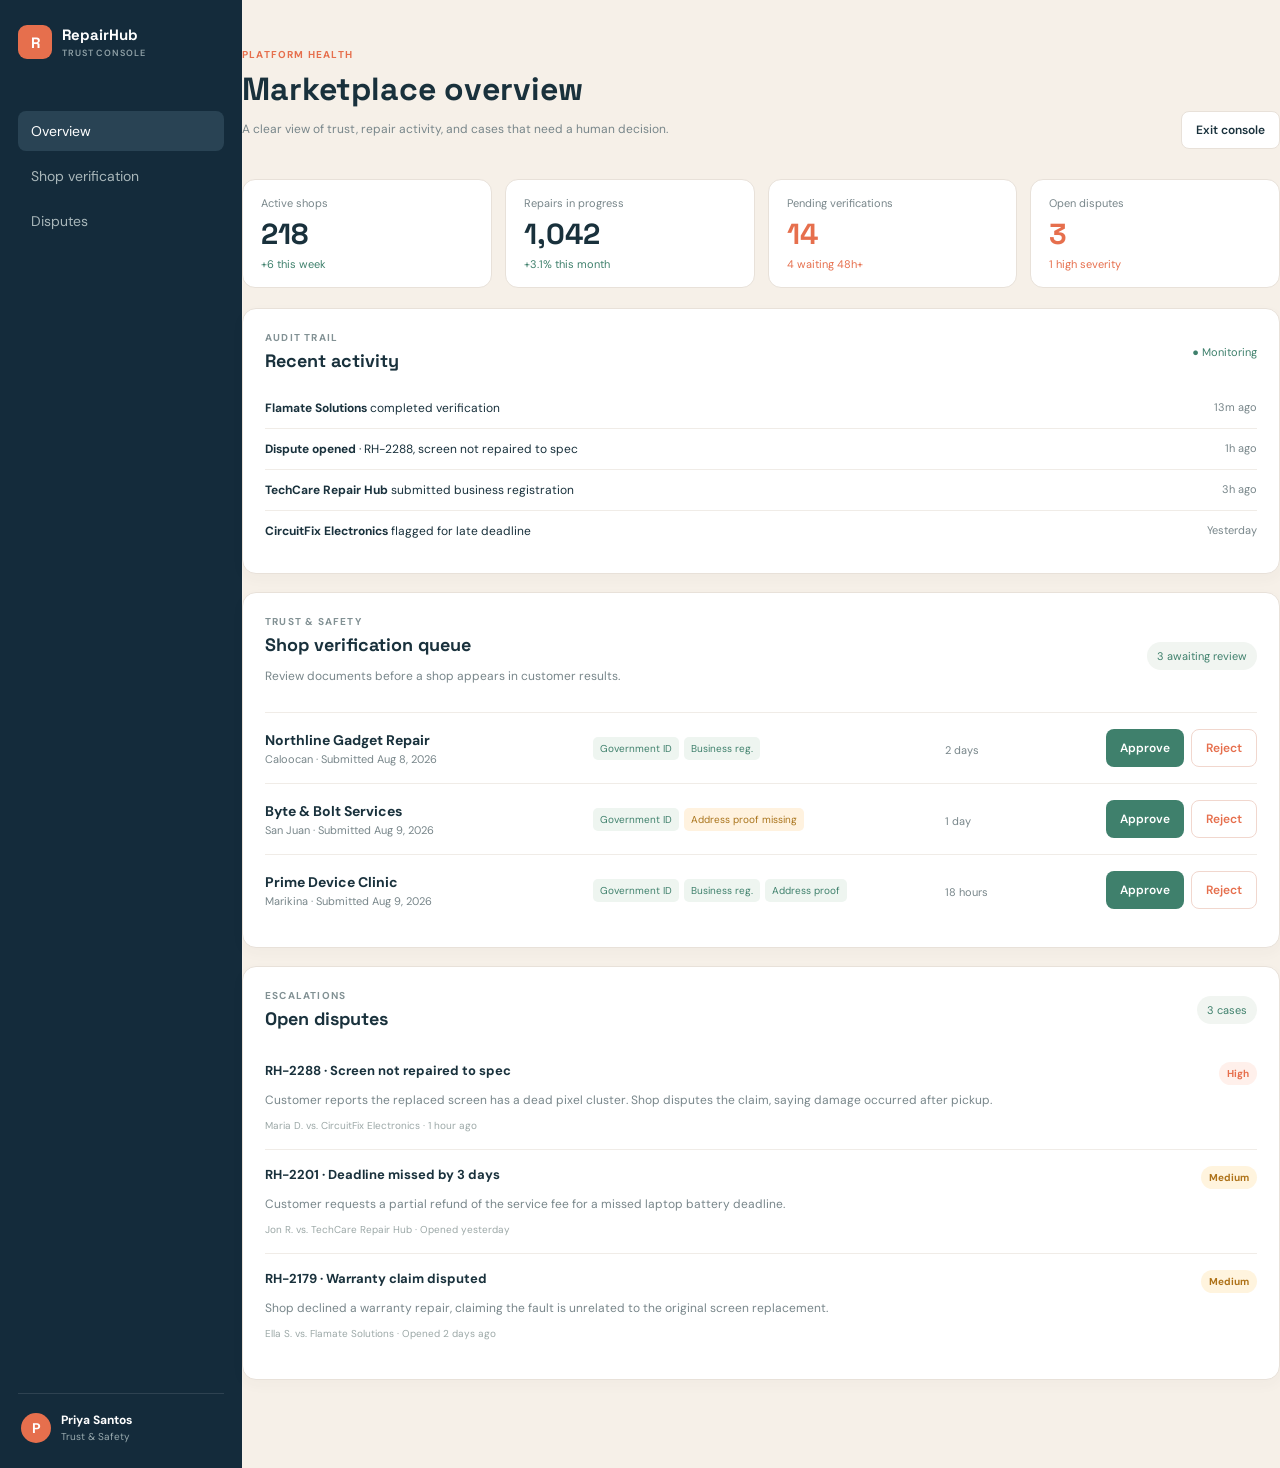
<file: project/admin/admin.html>
<!doctype html>
<html lang="en"><head><meta charset="utf-8"><meta name="viewport" content="width=device-width, initial-scale=1"><title>Trust console | RepairHub</title><link rel="stylesheet" href="styles.css"><link href="https://fonts.googleapis.com/css2?family=DM+Sans:wght@400;500;600;700&family=Space+Grotesk:wght@500;600;700&display=swap" rel="stylesheet"></head><body><div class="app-shell"><aside><a class="brand-lockup" href="../index/index.html"><b class="brand">R</b><span>RepairHub<small>TRUST CONSOLE</small></span></a><nav><a class="active" href="#overview">Overview</a><a href="#verification">Shop verification</a><a href="#disputes">Disputes</a></nav><div class="admin-user"><span class="avatar">P</span><div><b>Priya Santos</b><small>Trust & Safety</small></div></div></aside><main class="container"><section id="overview" class="top"><div><p class="eyebrow">PLATFORM HEALTH</p><h1>Marketplace overview</h1><p class="muted">A clear view of trust, repair activity, and cases that need a human decision.</p></div><a class="button outline" href="../index/index.html">Exit console</a></section><section class="stats"><article><span>Active shops</span><strong>218</strong><em>+6 this week</em></article><article><span>Repairs in progress</span><strong>1,042</strong><em>+3.1% this month</em></article><article class="warn"><span>Pending verifications</span><strong id="pendingCount">14</strong><em>4 waiting 48h+</em></article><article class="warn"><span>Open disputes</span><strong>3</strong><em>1 high severity</em></article></section><section class="panel activity"><div class="panel-heading"><div><p class="kicker">AUDIT TRAIL</p><h2>Recent activity</h2></div><span class="live">● Monitoring</span></div><div class="activity-list"><p><b>Flamate Solutions</b> completed verification <small>13m ago</small></p><p><b>Dispute opened</b> · RH-2288, screen not repaired to spec <small>1h ago</small></p><p><b>TechCare Repair Hub</b> submitted business registration <small>3h ago</small></p><p><b>CircuitFix Electronics</b> flagged for late deadline <small>Yesterday</small></p></div></section><section id="verification" class="panel"><div class="panel-heading"><div><p class="kicker">TRUST & SAFETY</p><h2>Shop verification queue</h2><p class="muted">Review documents before a shop appears in customer results.</p></div><span class="queue-count">3 awaiting review</span></div><div id="verificationList"></div></section><section id="disputes" class="panel"><div class="panel-heading"><div><p class="kicker">ESCALATIONS</p><h2>Open disputes</h2></div><span class="queue-count">3 cases</span></div><div id="disputeList"></div></section></main></div><script src="app.js"></script></body></html>
</file>
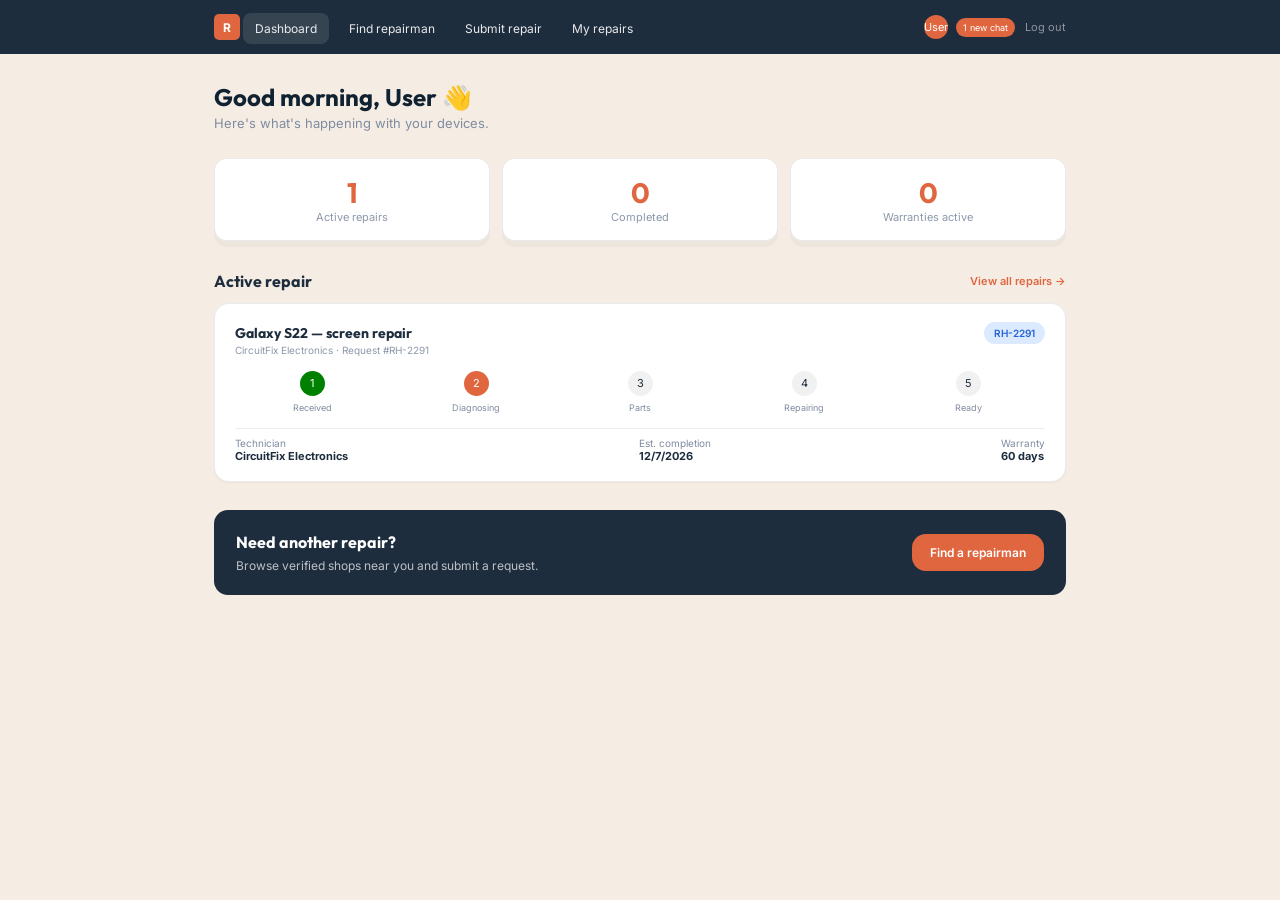
<file: project/dashboard/dashboard.html>
<!doctype html>
<html lang="en">
<head>
  <meta charset="utf-8">
  <meta name="viewport" content="width=device-width, initial-scale=1">
  <title>Dashboard — RepairHub</title>
  <link rel="stylesheet" href="styles.css">
  <link href="https://fonts.googleapis.com/css2?family=Inter:wght@400;500;600&family=Outfit:wght@400;500;600;700&display=swap" rel="stylesheet">
</head>
<body>
  <header class="site-header">
    <div class="container nav">
      <div class="brand">R</div>
      <div class="nav-links">
        <a class="active" href="../dashboard/dashboard.html">Dashboard</a>
        <a href="../find/find.html">Find repairman</a>
        <a href="../submit/submit.html">Submit repair</a>
        <a href="../myrepairs/myrepairs.html">My repairs</a>
      </div>
      <div class="spacer"></div>
      <div class="profile" id="profileName">User</div><a class="notification" id="chatNotification" href="../myrepairs/myrepairs.html" hidden>0 new chat</a>
      <a href="#" id="logoutLink" class="logout">Log out</a>
    </div>
  </header>

  <main>
    <section class="dashboard">
      <div class="container">
        <h1 id="greeting">Good morning, User 👋</h1>
        <p class="sub">Here's what's happening with your devices.</p>

        <div class="stats">
          <div class="stat-card"><div class="big" id="activeCount">0</div><div class="muted">Active repairs</div></div>
          <div class="stat-card"><div class="big" id="completedCount">0</div><div class="muted">Completed</div></div>
          <div class="stat-card"><div class="big" id="warrantiesCount">0</div><div class="muted">Warranties active</div></div>
        </div>

        <div class="section-head">
          <h2>Active repair</h2>
          <a class="view-all" href="../myrepairs/myrepairs.html">View all repairs →</a>
        </div>
        <div id="activeRepair"></div>

        <div class="cta-banner">
          <div class="cta-text">
            <h3>Need another repair?</h3>
            <p class="muted">Browse verified shops near you and submit a request.</p>
          </div>
          <div class="cta-action">
            <a class="btn primary large" href="../find/find.html">Find a repairman</a>
          </div>
        </div>
      </div>
    </section>
  </main>

  <script src="app.js"></script>
</body>
</html>
</file>
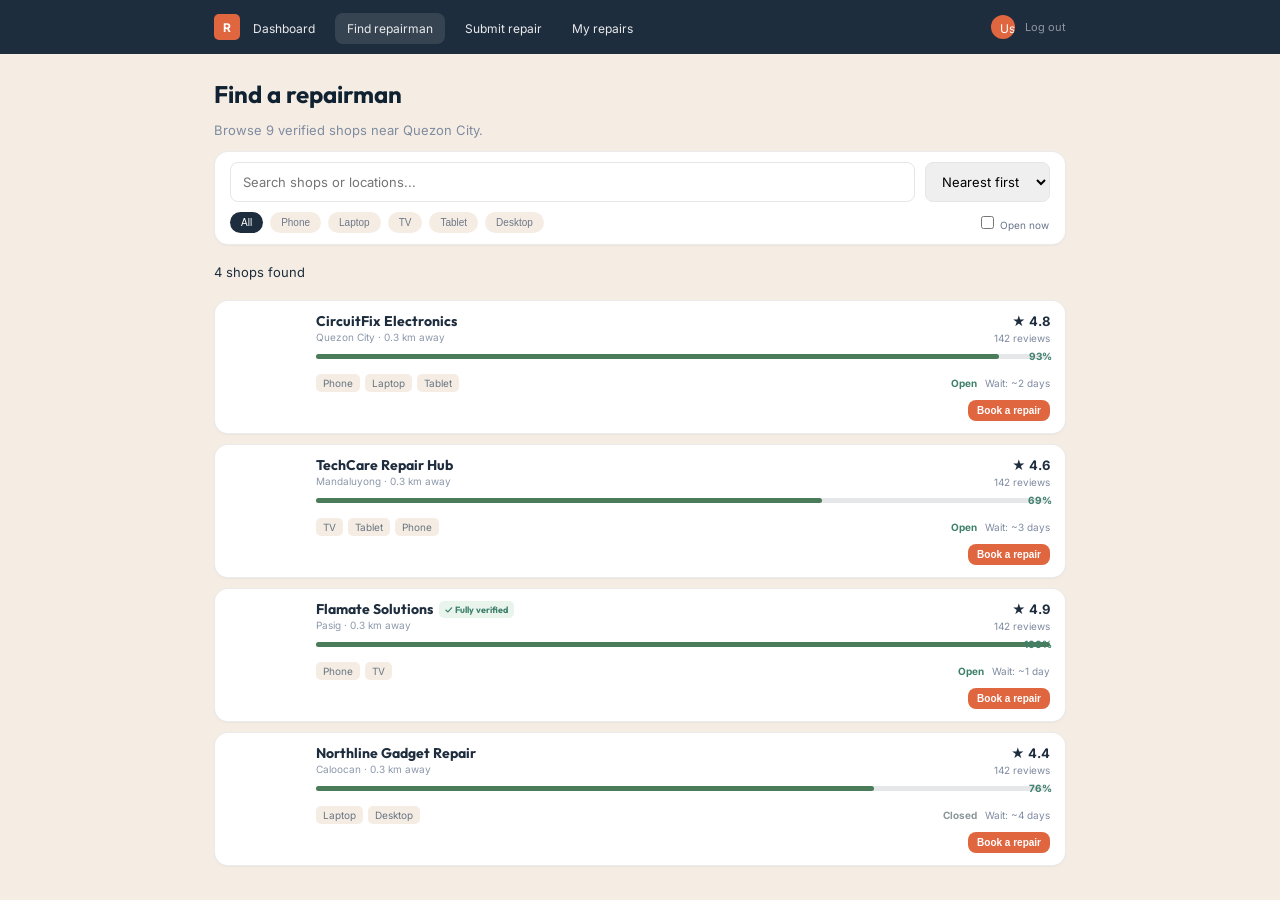
<file: project/find/find.html>
<!doctype html>
<html lang="en">
<head>
  <meta charset="utf-8">
  <meta name="viewport" content="width=device-width, initial-scale=1">
  <title>Find a repairman — RepairHub</title>
  <link rel="stylesheet" href="styles.css">
  <link href="https://fonts.googleapis.com/css2?family=Inter:wght@400;500;600&family=Outfit:wght@400;500;600;700&display=swap" rel="stylesheet">
</head>
<body>
  <header class="site-header">
    <div class="container nav">
      <div class="brand">R</div>
      <div class="nav-links">
        <a href="../dashboard/dashboard.html">Dashboard</a>
        <a class="active" href="../find/find.html">Find repairman</a>
        <a href="../submit/submit.html">Submit repair</a>
        <a href="../myrepairs/myrepairs.html">My repairs</a>
      </div>
      <div class="spacer"></div>
      <div class="profile" id="profileName">User</div>
      <a href="#" id="logoutLink" class="logout">Log out</a>
    </div>
  </header>

  <main>
    <section class="find">
      <div class="container">
        <h1>Find a repairman</h1>
          <p class="sub">Browse 9 verified shops near Quezon City.</p>

        <div class="search-card">
          <input id="search" placeholder="Search shops or locations...">
          <select id="sort">
            <option value="distance">Nearest first</option>
            <option value="rating">Highest rated</option>
            <option value="verified">Most verified</option>
          </select>
          <div class="category-row" id="categories"></div>
          <label class="open-filter"><input id="openOnly" type="checkbox"> Open now</label>
        </div>

        <div id="shops" class="shops-list"></div>
      </div>
    </section>
  </main>

  <script src="app.js"></script>
</body>
</html>
</file>
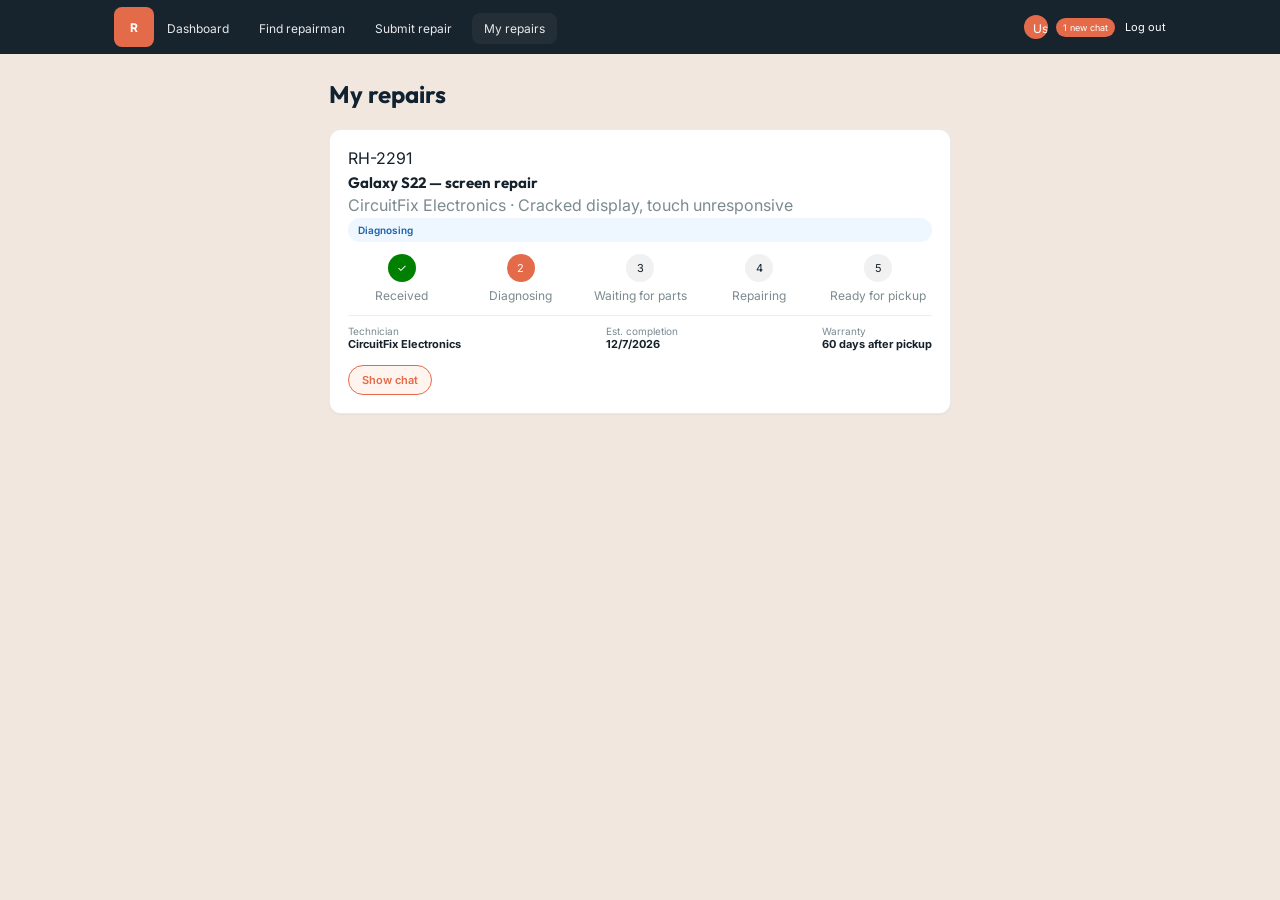
<file: project/myrepairs/myrepairs.html>
<!doctype html>
<html lang="en">
<head>
  <meta charset="utf-8">
  <meta name="viewport" content="width=device-width, initial-scale=1">
  <title>My repairs — RepairHub</title>
  <link rel="stylesheet" href="styles.css">
  <link href="https://fonts.googleapis.com/css2?family=Inter:wght@400;500;600&family=Outfit:wght@400;500;600;700&display=swap" rel="stylesheet">
</head>
<body>
  <header class="site-header">
    <div class="container nav">
      <div class="brand">R</div>
      <div class="nav-links">
        <a href="../dashboard/dashboard.html">Dashboard</a>
        <a href="../find/find.html">Find repairman</a>
        <a href="../submit/submit.html">Submit repair</a>
        <a class="active" href="../myrepairs/myrepairs.html">My repairs</a>
      </div>
      <div class="spacer"></div>
      <div class="profile" id="profileName">User</div><span class="notification" id="chatNotification" hidden>0 new chat</span>
      <a href="#" id="logoutLink" class="logout">Log out</a>
    </div>
  </header>

  <main>
    <section class="my-repairs">
      <div class="container">
        <h1>My repairs</h1>
        <div id="repairsList"></div>
      </div>
    </section>
  </main>

  <script src="app.js"></script>
</body>
</html>
</file>
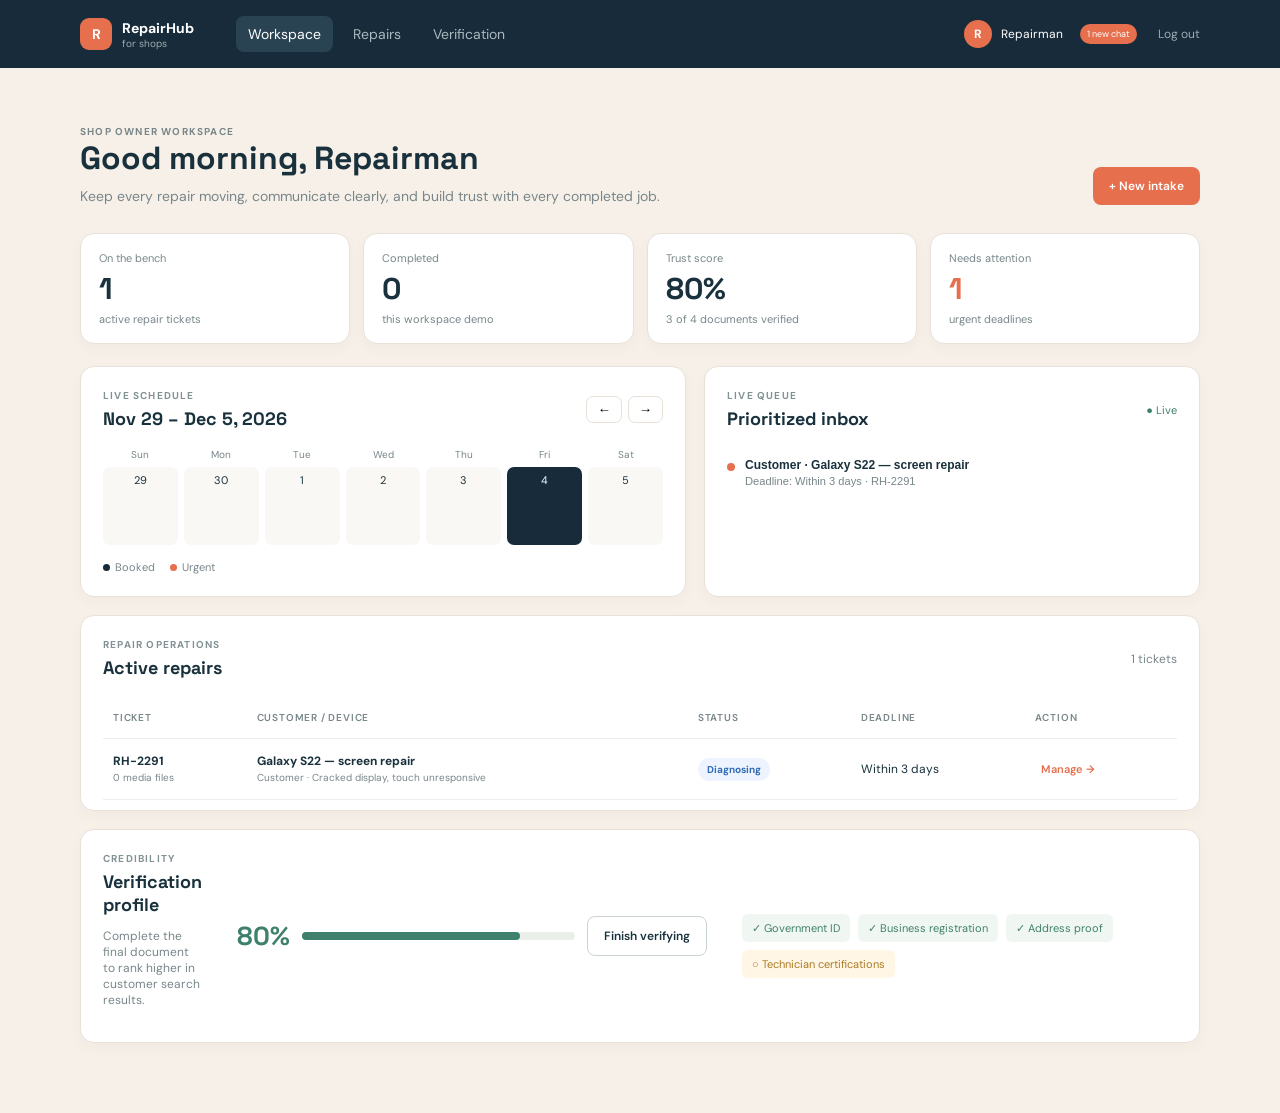
<file: project/shop/shop.html>
<!doctype html>
<html lang="en">
<head><meta charset="utf-8"><meta name="viewport" content="width=device-width, initial-scale=1"><title>Shop workspace | RepairHub</title><link rel="stylesheet" href="styles.css"><link rel="stylesheet" href="verification.css"><link rel="stylesheet" href="review.css"><link rel="stylesheet" href="negotiation.css"><link rel="stylesheet" href="chat-toggle.css"><link href="https://fonts.googleapis.com/css2?family=DM+Sans:wght@400;500;600;700&family=Space+Grotesk:wght@500;600;700&display=swap" rel="stylesheet"></head>
<body>
<header class="site-header"><div class="container nav"><a class="brand-lockup" href="../index/index.html"><b class="brand">R</b><span>RepairHub <small>for shops</small></span></a><nav><a class="active" href="shop.html">Workspace</a><a href="shop.html#repairs">Repairs</a><a href="shop.html#profile">Verification</a></nav><div class="user"><span class="avatar" id="shopAvatar">R</span><span id="shopProfileName">Repairman</span><span class="notification" id="chatNotification" hidden>0 new chat</span><a id="logout" href="../index/index.html">Log out</a></div></div></header>
<main class="container page"><section class="welcome"><div><p class="eyebrow">SHOP OWNER WORKSPACE</p><h1 id="shopGreeting">Good morning, Repairman</h1><p>Keep every repair moving, communicate clearly, and build trust with every completed job.</p></div><a class="button primary" href="../submit/submit.html">+ New intake</a></section>
<section class="stats"><article><span>On the bench</span><strong id="activeCount">0</strong><em>active repair tickets</em></article><article><span>Completed</span><strong id="completedCount">0</strong><em>this workspace demo</em></article><article><span>Trust score</span><strong>80%</strong><em>3 of 4 documents verified</em></article><article class="urgent-stat"><span>Needs attention</span><strong id="urgentCount">0</strong><em>urgent deadlines</em></article></section>
<section class="workspace-grid"><article class="panel calendar-panel"><div class="panel-heading"><div><p class="kicker">LIVE SCHEDULE</p><h2 id="calendarTitle">This week</h2></div><div class="calendar-actions"><button class="icon-button" id="previousMonth" aria-label="Previous week">←</button><button class="icon-button" id="nextMonth" aria-label="Next week">→</button></div></div><div class="calendar" id="calendar"></div><div class="legend"><span><i class="dot dark"></i>Booked</span><span><i class="dot orange"></i>Urgent</span></div></article><article class="panel inbox-panel"><div class="panel-heading"><div><p class="kicker">LIVE QUEUE</p><h2>Prioritized inbox</h2></div><span class="live">● Live</span></div><div id="inbox"></div></article></section>
<section class="panel repairs-panel" id="repairs"><div class="panel-heading"><div><p class="kicker">REPAIR OPERATIONS</p><h2>Active repairs</h2></div><span class="muted" id="ticketCount"></span></div><div class="table-wrap"><table><thead><tr><th>Ticket</th><th>Customer / device</th><th>Status</th><th>Deadline</th><th>Action</th></tr></thead><tbody id="repairRows"></tbody></table></div><div id="detail" class="detail hidden"></div></section>
<section class="panel verification-panel" id="profile"><div><p class="kicker">CREDIBILITY</p><h2>Verification profile</h2><p class="muted">Complete the final document to rank higher in customer search results.</p></div><div class="trust-line"><strong id="trustScore">80%</strong><div class="meter"><i id="trustMeter"></i></div><button class="button outline" id="verifyButton" type="button">Finish verifying</button></div><div class="docs" id="verificationDocs"><span>✓ Government ID</span><span>✓ Business registration</span><span>✓ Address proof</span><span class="pending">○ Technician certifications</span></div><form class="verification-form" id="verificationForm" hidden><div class="verification-form-head"><div><h3>Submit a valid government ID</h3><p>Upload one clear, unexpired ID belonging to the shop owner.</p></div><button class="close-button" id="closeVerification" type="button" aria-label="Close verification form">×</button></div><label for="idType">ID type</label><select id="idType" required><option value="">Select an accepted ID</option><option>PhilSys National ID</option><option>Driver's License</option><option>Passport</option><option>UMID</option><option>PRC ID</option></select><label class="file-picker" for="idFile"><strong id="fileName">Choose ID document</strong><span>JPG, PNG, WEBP, or PDF · maximum 10 MB</span></label><input id="idFile" type="file" accept="image/jpeg,image/png,image/webp,application/pdf" required hidden><p class="upload-error" id="uploadError" role="alert"></p><button class="button primary" type="submit">Submit for review</button><p class="form-note">For this demo, only the file name is retained. Document contents are not stored.</p></form></section>
</main><script src="app.js"></script><script src="negotiation.js"></script><script src="verification.js"></script></body></html>
</file>
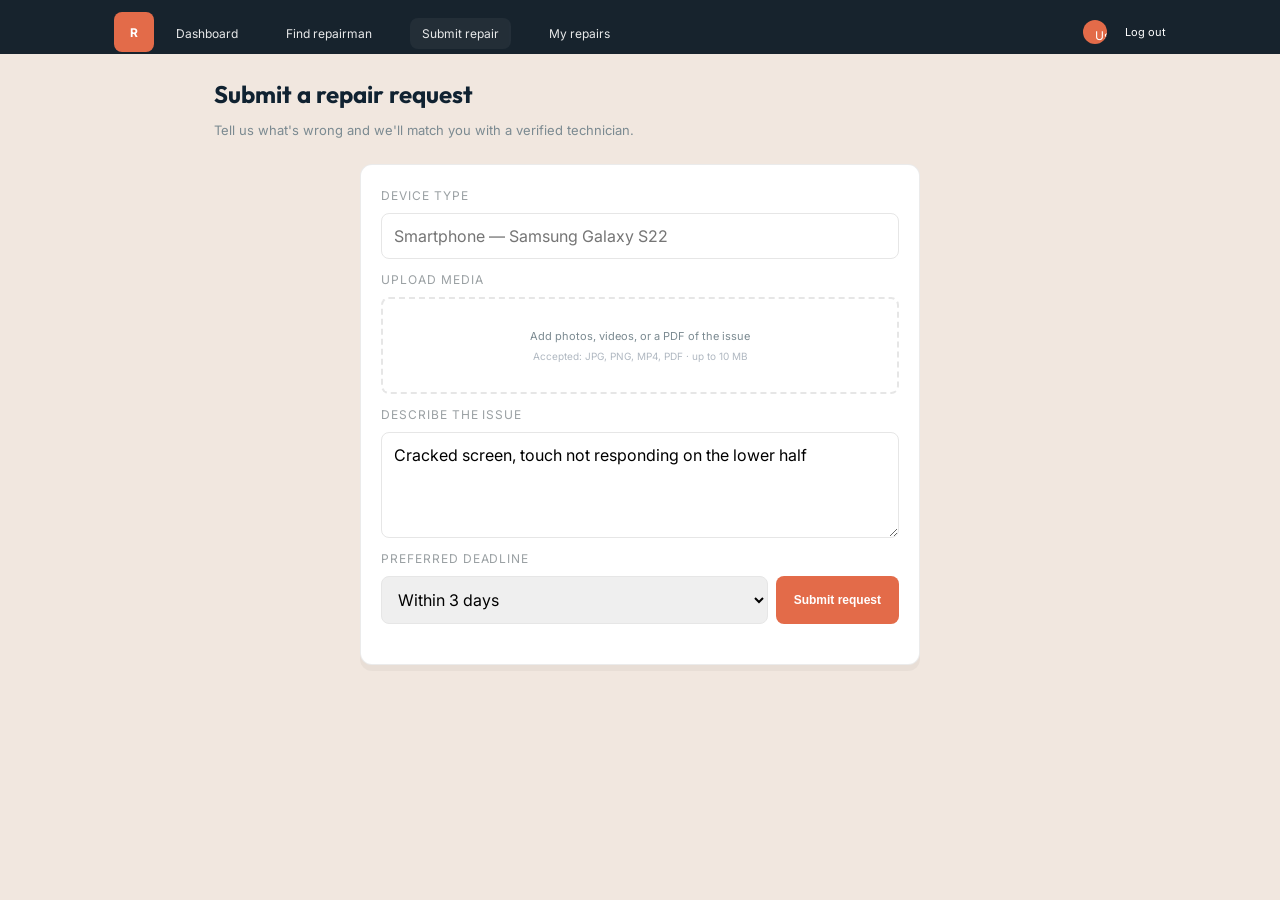
<file: project/submit/submit.html>
<!doctype html>
<html lang="en">
<head>
  <meta charset="utf-8">
  <meta name="viewport" content="width=device-width, initial-scale=1">
  <title>Submit a repair — RepairHub</title>
  <link rel="stylesheet" href="styles.css">
  <link href="https://fonts.googleapis.com/css2?family=Inter:wght@400;500;600&family=Outfit:wght@400;500;600;700&display=swap" rel="stylesheet">
</head>
<body>
  <header class="site-header">
    <div class="container nav">
      <div class="brand">R</div>
      <div class="nav-links">
        <a href="../dashboard/dashboard.html">Dashboard</a>
        <a href="../find/find.html">Find repairman</a>
        <a class="active" href="../submit/submit.html">Submit repair</a>
        <a href="../myrepairs/myrepairs.html">My repairs</a>
      </div>
      <div class="spacer"></div>
      <div class="profile" id="profileName">User</div>
      <a href="#" id="logoutLink" class="logout">Log out</a>
    </div>
  </header>

  <main>
    <section class="submit">
      <div class="container">
        <h1>Submit a repair request</h1>
        <p class="sub">Tell us what's wrong and we'll match you with a verified technician.</p>

        <form id="submitForm" class="submit-card">
          <label class="label" for="device">DEVICE TYPE</label>
          <input id="device" placeholder="Smartphone — Samsung Galaxy S22" required>

          <label class="label" for="media">UPLOAD MEDIA</label>
          <label class="upload" id="upload" for="media">Add photos, videos, or a PDF of the issue<span>Accepted: JPG, PNG, MP4, PDF · up to 10 MB</span></label>
          <input id="media" type="file" accept="image/*,video/*,.pdf" multiple hidden>

          <label class="label" for="description">DESCRIBE THE ISSUE</label>
          <textarea id="description" rows="4" placeholder="Describe the problem..." required>Cracked screen, touch not responding on the lower half</textarea>

          <label class="label">PREFERRED DEADLINE</label>
          <div class="deadline-row">
            <select id="deadline"><option>Within 3 days</option><option>Within a week</option><option>Flexible</option></select>
            <button type="submit" id="submitBtn" class="btn primary">Submit request</button>
          </div>
          <div id="submitResult" class="result"></div>
        </form>
      </div>
    </section>
  </main>

  <script src="app.js"></script>
</body>
</html>
</file>
<file: project/admin/styles.css>
:root {
  --navy: #142b3b;
  --ink: #19313c;
  --orange: #e66f4d;
  --cream: #f6f0e8;
  --sage: #3f806c;
  --muted: #78868a;
  --line: #e8e1d9;
}
* {
  box-sizing: border-box;
}
body {
  margin: 0;
  background: var(--cream);
  color: var(--ink);
  font:
    14px "DM Sans",
    sans-serif;
}
h1,
h2 {
  font-family: "Space Grotesk", sans-serif;
  margin: 0;
}
a {
  text-decoration: none;
  color: inherit;
}
.app-shell {
  display: flex;
  min-height: 100vh;
}
aside {
  width: 242px;
  flex: 0 0 242px;
  background: var(--navy);
  color: #fff;
  padding: 25px 18px;
  display: flex;
  flex-direction: column;
}
.brand-lockup {
  display: flex;
  align-items: center;
  gap: 10px;
  font: 700 15px "Space Grotesk";
}
.brand {
  width: 34px;
  height: 34px;
  border-radius: 9px;
  background: var(--orange);
  display: grid;
  place-items: center;
}
.brand-lockup small {
  display: block;
  color: #8fa0a6;
  font: 600 9px "DM Sans";
  letter-spacing: 0.1em;
  margin-top: 3px;
}
aside nav {
  margin-top: 52px;
  display: grid;
  gap: 5px;
}
aside nav a {
  padding: 11px 13px;
  color: #a9b7ba;
  border-radius: 8px;
}
aside nav a:hover,
aside nav a.active {
  background: #294354;
  color: #fff;
}
.admin-user {
  margin-top: auto;
  border-top: 1px solid #ffffff1c;
  padding: 18px 3px 0;
  display: flex;
  gap: 10px;
  align-items: center;
}
.avatar {
  width: 30px;
  height: 30px;
  background: var(--orange);
  border-radius: 50%;
  display: grid;
  place-items: center;
  font-weight: 700;
}
.admin-user b,
.admin-user small {
  display: block;
}
.admin-user b {
  font-size: 12px;
}
.admin-user small {
  color: #9aabaf;
  font-size: 10px;
  margin-top: 2px;
}
.container {
  width: min(1000px, calc(100% - 70px));
  margin: auto;
}
.app-shell main {
  flex: 1;
  padding: 48px 0 70px;
}
.top {
  display: flex;
  align-items: end;
  justify-content: space-between;
  margin-bottom: 30px;
}
.eyebrow,
.kicker {
  font-size: 10px;
  letter-spacing: 0.12em;
  font-weight: 700;
  color: var(--orange);
  margin: 0 0 8px;
}
.top h1 {
  font-size: 32px;
}
.muted {
  color: var(--muted);
  font-size: 12px;
}
.button {
  border: 0;
  border-radius: 8px;
  padding: 10px 14px;
  font: 600 12px "DM Sans";
  cursor: pointer;
}
.outline {
  background: #fff;
  border: 1px solid var(--line);
}
.stats {
  display: grid;
  grid-template-columns: repeat(4, 1fr);
  gap: 13px;
  margin-bottom: 20px;
}
.stats article {
  background: #fff;
  border: 1px solid var(--line);
  border-radius: 13px;
  padding: 16px 18px;
}
.stats span,
.stats em {
  display: block;
  font-size: 11px;
  color: var(--muted);
  font-style: normal;
}
.stats strong {
  display: block;
  font: 700 29px "Space Grotesk";
  margin: 5px 0;
}
.stats em {
  color: var(--sage);
}
.stats .warn strong,
.stats .warn em {
  color: var(--orange);
}
.panel {
  background: #fff;
  border: 1px solid var(--line);
  border-radius: 14px;
  padding: 22px;
  margin-bottom: 18px;
  box-shadow: 0 5px 14px #39433d08;
}
.panel-heading {
  display: flex;
  align-items: center;
  justify-content: space-between;
  margin-bottom: 16px;
}
.panel h2 {
  font-size: 18px;
}
.panel .kicker {
  color: #829194;
  margin-bottom: 5px;
}
.live {
  color: var(--sage);
  font-size: 11px;
}
.queue-count {
  background: #f1f5f1;
  color: var(--sage);
  border-radius: 20px;
  padding: 7px 10px;
  font-size: 11px;
}
.activity-list p {
  border-bottom: 1px solid #f0ece7;
  margin: 0;
  padding: 12px 0;
  font-size: 12px;
}
.activity-list p:last-child {
  border: 0;
}
.activity-list small {
  float: right;
  color: var(--muted);
  font-size: 11px;
}
.verify-row {
  display: grid;
  grid-template-columns: 1.3fr 1.4fr 0.6fr auto;
  gap: 18px;
  align-items: center;
  border-top: 1px solid #f0ece7;
  padding: 16px 0;
}
.verify-row b,
.verify-row small {
  display: block;
}
.verify-row small {
  color: var(--muted);
  font-size: 11px;
  margin-top: 3px;
}
.doc-tags {
  display: flex;
  gap: 5px;
  flex-wrap: wrap;
}
.doc-tags span {
  font-size: 10px;
  padding: 5px 7px;
  background: #eef5f0;
  color: var(--sage);
  border-radius: 5px;
}
.doc-tags .missing {
  background: #fff2df;
  color: #a9741c;
}
.actions {
  display: flex;
  gap: 7px;
}
.approve {
  background: var(--sage);
  color: #fff;
}
.reject {
  color: var(--orange);
  background: #fff;
  border: 1px solid #f1d7ce;
}
.case {
  border-top: 1px solid #f0ece7;
  padding: 16px 0;
}
.case:first-child {
  border-top: 0;
}
.case-head {
  display: flex;
  justify-content: space-between;
  gap: 10px;
}
.case b {
  font-size: 13px;
}
.case p {
  color: var(--muted);
  font-size: 12px;
  margin: 7px 0;
}
.case small {
  color: #9ca8a7;
  font-size: 10px;
}
.severity {
  padding: 5px 8px;
  border-radius: 20px;
  font-size: 10px;
  background: #fff0eb;
  color: var(--orange);
  font-weight: 700;
}
.severity.medium {
  background: #fff4de;
  color: #ae7218;
}
@media (max-width: 800px) {
  aside {
    width: 74px;
    flex-basis: 74px;
    padding: 20px 10px;
  }
  aside .brand-lockup span,
  aside nav a {
    font-size: 0;
  }
  aside nav a {
    text-align: center;
  }
  aside nav a:before {
    content: "●";
    font-size: 14px;
    color: #9caeb2;
  }
  .admin-user div {
    display: none;
  }
  .container {
    width: calc(100% - 28px);
  }
  .app-shell main {
    padding-top: 30px;
  }
  .stats {
    grid-template-columns: repeat(2, 1fr);
  }
  .top {
    display: block;
  }
  .top .button {
    display: inline-block;
    margin-top: 16px;
  }
  .verify-row {
    grid-template-columns: 1fr;
    gap: 8px;
  }
  .actions {
    margin-top: 5px;
  }
}
</file>
<file: project/dashboard/styles.css>
:root {
  --nav-bg: #17232d;
  --accent: #e36b49;
  --beige: #f1e7df;
  --dark: #16222b;
  --muted: #7b8a91;
}
* {
  box-sizing: border-box;
}
body {
  font-family: Inter, system-ui, Arial, Helvetica, sans-serif;
  margin: 0;
  color: var(--dark);
  background: var(--beige);
}
.container {
  max-width: 1100px;
  margin: 0 auto;
  padding: 0 24px;
}
.site-header {
  background: var(--nav-bg);
  color: #fff;
}
.nav {
  display: flex;
  align-items: center;
  height: 64px;
}
.brand {
  width: 40px;
  height: 40px;
  border-radius: 8px;
  background: var(--accent);
  display: flex;
  align-items: center;
  justify-content: center;
  font-weight: 700;
}
.nav-links a {
  color: #fff;
  margin: 0 12px;
  text-decoration: none;
  opacity: 0.9;
}
.nav-links a.active {
  background: rgba(255, 255, 255, 0.06);
  padding: 8px 12px;
  border-radius: 8px;
}
.spacer {
  flex: 1;
}
.profile {
  background: #e36b49;
  padding: 8px 12px;
  border-radius: 20px;
}
.logout {
  color: #fff;
  margin-left: 18px;
  text-decoration: none;
}
h1 {
  font-size: 48px;
  line-height: 1.02;
  margin: 0 0 18px;
  color: #102231;
}
.muted {
  color: rgba(255, 255, 255, 0.7);
}
.stats {
  display: flex;
  gap: 18px;
  margin: 20px 0;
}
.stat-card {
  flex: 1;
  background: #fff;
  padding: 22px;
  border-radius: 12px;
  box-shadow: 0 6px 0 rgba(0, 0, 0, 0.03);
  text-align: center;
}
.stat-card .big {
  font-size: 36px;
  color: var(--accent);
  font-weight: 700;
}
.section-head {
  display: flex;
  justify-content: space-between;
  align-items: center;
  margin-top: 8px;
}
.section-head h2 {
  margin: 0;
}
.view-all {
  color: var(--accent);
  text-decoration: none;
  font-weight: 600;
}
.cta-banner {
  background: var(--nav-bg);
  color: #fff;
  border-radius: 16px;
  padding: 26px;
  margin-top: 22px;
  display: flex;
  align-items: center;
  justify-content: space-between;
}
.cta-text h3 {
  margin: 0 0 6px;
}
.cta-text p {
  margin: 0;
}
.btn {
  display: inline-block;
  padding: 12px 18px;
  border-radius: 8px;
  text-decoration: none;
  border: 0;
  font-weight: 600;
}
.btn.primary {
  background: var(--accent);
  color: #fff;
}
.btn.large {
  padding: 12px 22px;
  border-radius: 14px;
}
.repair-card {
  background: #fff;
  padding: 18px;
  border-radius: 12px;
  margin-bottom: 14px;
}
.badge {
  background: #eef6ff;
  padding: 6px 10px;
  border-radius: 12px;
  color: #1b61a8;
  font-weight: 600;
}
.progress {
  display: flex;
  gap: 12px;
  margin: 12px 0;
}
.step {
  flex: 1;
  text-align: center;
}
.step span {
  display: inline-block;
  width: 28px;
  height: 28px;
  border-radius: 50%;
  background: #f1f1f1;
  line-height: 28px;
}
.step.done span {
  background: green;
  color: #fff;
}
.step.active span {
  background: var(--accent);
  color: #fff;
}
.step .label {
  font-size: 12px;
  color: var(--muted);
  margin-top: 6px;
}
.meta-row {
  display: flex;
  gap: 24px;
  margin-top: 12px;
  color: var(--muted);
}
.messages {
  margin-top: 12px;
}
.msg {
  padding: 12px;
  border-radius: 12px;
  display: inline-block;
  margin-bottom: 8px;
}
.msg.from-shop {
  background: #f6efe8;
}
.msg.from-user {
  background: #16222b;
  color: #fff;
}
@media (max-width: 900px) {
  .stats {
    flex-direction: column;
  }
  .cta-banner {
    flex-direction: column;
    gap: 12px;
    align-items: flex-start;
  }
}

:root {
  --nav-bg: #1e2d3e;
  --accent: #e06640;
  --beige: #f5ede3;
  --dark: #1e2d3e;
  --muted: #7f8ba0;
}
body {
  font-family: Inter, sans-serif;
  background: var(--beige);
  color: var(--dark);
}
h1,
h2,
h3 {
  font-family: Outfit, sans-serif;
}
.site-header {
  height: 54px;
  background: var(--nav-bg);
}
.nav {
  height: 54px;
}
.brand {
  width: 26px;
  height: 26px;
  border-radius: 5px;
  font-size: 12px;
}
.nav-links a {
  font-size: 12px;
  margin: 0 3px;
  padding: 7px 10px;
}
.nav-links a.active {
  background: rgba(255, 255, 255, 0.12);
}
.profile {
  font-size: 11px;
  padding: 5px 0;
  background: var(--accent);
  border-radius: 50%;
  width: 24px;
  height: 24px;
  text-align: center;
  overflow: hidden;
}
.logout {
  font-size: 11px;
  margin-left: 10px;
  color: rgba(255, 255, 255, 0.5);
}
h1 {
  font:
    700 24px/1.15 Outfit,
    sans-serif;
  margin: 0 0 3px;
}
.dashboard {
  padding: 30px 0;
}
.dashboard .sub {
  font-size: 13px;
  color: #7f8ba0;
  margin: 0;
}
.container {
  max-width: 900px;
}
.stats {
  gap: 12px;
  margin: 27px 0 30px;
}
.stat-card {
  padding: 16px;
  border-radius: 13px;
  border: 1px solid rgba(0, 0, 0, 0.08);
}
.stat-card .big {
  font:
    700 28px Outfit,
    sans-serif;
}
.stat-card div:last-child {
  font-size: 11px;
  color: #8c98aa;
}
.section-head {
  margin-bottom: 12px;
}
.section-head h2 {
  font-size: 16px;
}
.view-all {
  font-size: 11px;
}
.repair-card {
  padding: 18px 20px;
  border-radius: 15px;
  border: 1px solid rgba(0, 0, 0, 0.08);
  box-shadow: 0 1px 2px rgba(0, 0, 0, 0.04);
}
.repair-card h3 {
  font-size: 14px;
  margin: 0;
}
.small {
  font-size: 10px;
  color: #8c98aa;
}
.badge {
  font-size: 10px;
  padding: 5px 10px;
  border-radius: 20px;
  background: #dceaff;
  color: #2663d5;
}
.progress {
  gap: 10px;
  margin: 15px 0;
}
.step span {
  width: 25px;
  height: 25px;
  line-height: 25px;
  font-size: 11px;
}
.step .label {
  font-size: 9px;
}
.meta-row {
  border-top: 1px solid rgba(0, 0, 0, 0.07);
  padding-top: 8px;
  justify-content: space-between;
  font-size: 10px;
}
.meta-row strong {
  color: var(--dark);
  font-size: 11px;
}
.messages {
  display: none;
}
.cta-banner {
  margin-top: 28px;
  padding: 22px;
  border-radius: 14px;
}
.cta-text h3 {
  font-size: 16px;
}
.cta-text p {
  font-size: 12px;
}
.btn.large {
  font-size: 12px;
  padding: 11px 18px;
}
@media (max-width: 700px) {
  .nav-links {
    display: none;
  }
  .nav {
    width: 100%;
    min-width: 0;
  }
  .dashboard {
    padding-top: 24px;
  }
  .dashboard .container {
    width: 100%;
    min-width: 0;
  }
  .stats {
    flex-direction: row;
  }
  .stat-card {
    padding: 12px 4px;
    min-width: 0;
    overflow-wrap: anywhere;
  }
  .meta-row {
    gap: 8px;
  }
  .meta-row > div {
    flex: 1;
    min-width: 0;
    overflow-wrap: anywhere;
  }
  .container {
    padding: 0 16px;
  }
  .profile {
    width: 24px;
    min-width: 24px;
    height: 24px;
    padding: 5px 0;
    font-size: 10px;
  }
  .logout {
    margin-left: 4px;
    font-size: 10px;
    white-space: nowrap;
  }
  h1 {
    width: 100%;
    max-width: 260px;
    overflow-wrap: anywhere;
  }
  .repair-card {
    min-width: 0;
    padding: 14px 10px;
  }
  .repair-card > div:first-child {
    min-width: 0;
  }
  .repair-card h3 {
    overflow-wrap: anywhere;
  }
  .progress {
    gap: 2px;
  }
  .step {
    min-width: 0;
  }
  .step .label {
    font-size: 8px;
    overflow-wrap: anywhere;
  }
  .meta-row strong {
    overflow-wrap: anywhere;
  }
  .cta-banner {
    min-width: 0;
  }
  .cta-text {
    min-width: 0;
  }
}
.notification {
  background: var(--accent);
  color: #fff;
  border-radius: 12px;
  padding: 4px 7px;
  font-size: 9px;
  white-space: nowrap;
  margin-left: 8px;
  text-decoration: none;
}
</file>
<file: project/find/styles.css>
.shop-card {
  display: flex;
  align-items: flex-start;
  gap: 14px;
}
.shop-card .info {
  min-width: 0;
}
.shop-top {
  display: flex;
  align-items: flex-start;
  justify-content: space-between;
  gap: 16px;
}
.shop-top > div:first-child {
  min-width: 0;
}
.shop-card h3 {
  display: flex;
  align-items: center;
  gap: 6px;
  flex-wrap: wrap;
  line-height: 1.25;
}
.verified {
  display: inline-block;
  background: #e9f5ec;
  color: #3f806c;
  border-radius: 5px;
  padding: 3px 6px;
  font-size: 9px;
  white-space: nowrap;
}
.rating {
  flex: 0 0 auto;
  text-align: right;
  font-size: 13px;
  font-weight: 700;
  color: var(--dark);
  white-space: nowrap;
}
.rating small {
  display: block;
  color: var(--muted);
  font-size: 10px;
  font-weight: 400;
  margin-top: 3px;
}
.shop-card .meter {
  position: relative;
}
.shop-card .meter span {
  position: absolute;
  right: 0;
  top: -4px;
  color: #3f806c;
  font-size: 10px;
  font-weight: 700;
  transform: translateX(2px);
}
.shop-bottom {
  display: flex;
  align-items: center;
  justify-content: space-between;
  gap: 12px;
  min-height: 28px;
}
.tags {
  display: flex;
  gap: 5px;
  flex-wrap: wrap;
  min-width: 0;
}
.tags span {
  background: #f5ede3;
  color: #687582;
  border-radius: 5px;
  padding: 4px 7px;
  font-size: 10px;
  line-height: 1;
}
.shop-bottom > div:last-child {
  display: flex;
  align-items: center;
  gap: 8px;
  flex: 0 0 auto;
}
.open {
  color: #3f806c;
  font-size: 10px;
}
.open.closed {
  color: #8b959a;
}
.shop-bottom small {
  color: var(--muted);
  font-size: 10px;
  white-space: nowrap;
}
.shop-card .actions {
  display: flex;
  justify-content: flex-end;
  margin-top: 4px;
}
.results-count {
  color: var(--dark);
  font-size: 13px;
  margin: 0 0 10px;
}
.empty {
  background: #fff;
  border: 1px solid rgba(0, 0, 0, 0.08);
  border-radius: 14px;
  padding: 30px;
  text-align: center;
  color: var(--muted);
}
@media (max-width: 700px) {
  .shop-top {
    gap: 8px;
  }
  .shop-card {
    gap: 10px;
  }
  .shop-card .thumb {
    width: 64px;
    height: 64px;
  }
  .shop-bottom {
    display: block;
  }
  .shop-bottom > div:last-child {
    justify-content: space-between;
    margin-top: 7px;
  }
  .shop-card .rating {
    font-size: 12px;
  }
}
:root {
  --nav-bg: #17232d;
  --accent: #e36b49;
  --beige: #f1e7df;
  --dark: #16222b;
  --muted: #7b8a91;
}
* {
  box-sizing: border-box;
}
body {
  font-family: Inter, system-ui, Arial, Helvetica, sans-serif;
  margin: 0;
  color: var(--dark);
  background: var(--beige);
}
.container {
  max-width: 1100px;
  margin: 0 auto;
  padding: 0 24px;
}
.site-header {
  background: var(--nav-bg);
  color: #fff;
}
.nav {
  display: flex;
  align-items: center;
  height: 64px;
}
.brand {
  width: 40px;
  height: 40px;
  border-radius: 8px;
  background: var(--accent);
  display: flex;
  align-items: center;
  justify-content: center;
  font-weight: 700;
}
.nav-links a {
  color: #fff;
  margin: 0 12px;
  text-decoration: none;
  opacity: 0.9;
}
.nav-links a.active {
  background: rgba(255, 255, 255, 0.06);
  padding: 8px 12px;
  border-radius: 8px;
}
.spacer {
  flex: 1;
}
.profile {
  background: #e36b49;
  padding: 8px 12px;
  border-radius: 20px;
}
.logout {
  color: #fff;
  margin-left: 18px;
  text-decoration: none;
}
h1 {
  font-size: 48px;
  line-height: 1.02;
  margin: 0 0 18px;
  color: #102231;
}
.sub {
  color: var(--muted);
}
.search-card {
  display: flex;
  gap: 10px;
  background: #fff;
  padding: 14px;
  border-radius: 12px;
}
.search-card input,
.search-card select {
  padding: 12px;
  border: 1px solid #e6e6e6;
  border-radius: 8px;
}
.search-card input {
  flex: 1;
}
.shops-list {
  display: flex;
  flex-direction: column;
  gap: 18px;
  margin-top: 18px;
}
.shop-card {
  display: flex;
  gap: 14px;
  background: #fff;
  padding: 14px;
  border-radius: 12px;
  align-items: center;
}
.shop-card .thumb {
  width: 84px;
  height: 64px;
  border-radius: 8px;
  background-size: cover;
  background-position: center;
}
.shop-card .info {
  flex: 1;
}
.shop-card h3 {
  margin: 0;
}
.shop-card .meta {
  color: var(--muted);
  font-size: 13px;
}
.meter {
  height: 8px;
  background: #eee;
  border-radius: 8px;
  margin: 8px 0;
}
.meter-fill {
  height: 100%;
  background: green;
  border-radius: 8px;
}
.btn {
  display: inline-block;
  padding: 12px 18px;
  border-radius: 8px;
  text-decoration: none;
  border: 0;
  font-weight: 600;
}
@media (max-width: 900px) {
  .nav-links a {
    margin: 0 4px;
  }
  .search-card {
    flex-direction: column;
  }
}

:root {
  --nav-bg: #1e2d3e;
  --accent: #e06640;
  --beige: #f5ede3;
  --dark: #1e2d3e;
  --muted: #7f8ba0;
}
body {
  font-family: Inter, sans-serif;
  background: var(--beige);
}
h1,
h2,
h3 {
  font-family: Outfit, sans-serif;
}
.site-header {
  height: 54px;
  background: var(--nav-bg);
}
.nav {
  height: 54px;
}
.brand {
  width: 26px;
  height: 26px;
  border-radius: 5px;
  font-size: 12px;
}
.nav-links a {
  font-size: 12px;
  margin: 0 3px;
  padding: 7px 10px;
}
.nav-links a.active {
  background: rgba(255, 255, 255, 0.12);
}
.profile {
  font-size: 12px;
  padding: 6px 9px;
  background: var(--accent);
  border-radius: 50%;
  width: 24px;
  height: 24px;
  text-align: center;
  overflow: hidden;
}
.logout {
  font-size: 11px;
  margin-left: 10px;
  color: rgba(255, 255, 255, 0.5);
}
.find {
  padding: 25px 0;
}
.container {
  max-width: 900px;
}
.find h1 {
  font:
    700 24px Outfit,
    sans-serif;
  margin-bottom: 3px;
}
.sub {
  font-size: 13px;
}
.search-card {
  position: relative;
  display: grid;
  grid-template-columns: 1fr 125px;
  background: #fff;
  padding: 10px 15px 42px;
  border: 1px solid rgba(0, 0, 0, 0.08);
  border-radius: 14px;
  box-shadow: 0 1px 2px rgba(0, 0, 0, 0.04);
  gap: 10px;
}
.search-card input,
.search-card select {
  font:
    13px Inter,
    sans-serif;
  padding: 10px 12px;
}
.category-row {
  position: absolute;
  left: 15px;
  bottom: 11px;
  display: flex;
  gap: 7px;
}
.category {
  border: 0;
  border-radius: 20px;
  background: #f5ede3;
  color: #6d7788;
  padding: 5px 11px;
  font-size: 10px;
  cursor: pointer;
}
.category.active {
  background: var(--nav-bg);
  color: #fff;
}
.open-filter {
  position: absolute;
  right: 16px;
  bottom: 12px;
  color: #69758a;
  font-size: 10px;
}
.shops-list {
  gap: 10px;
  margin-top: 19px;
}
.shop-card {
  position: relative;
  padding: 12px 15px;
  border: 1px solid rgba(0, 0, 0, 0.08);
  border-radius: 14px;
  box-shadow: 0 1px 2px rgba(0, 0, 0, 0.04);
}
.shop-card .thumb {
  width: 72px;
  height: 72px;
  border-radius: 11px;
}
.shop-card h3 {
  font-size: 14px;
}
.shop-card .meta {
  font-size: 10px;
  color: #8c98aa;
}
.meter {
  height: 5px;
  margin: 10px 0;
  background: #e5e7e9;
}
.meter-fill {
  background: #4a7c59;
}
.shop-card .actions {
  margin-top: 3px;
}
.shop-card .actions .btn {
  font-size: 10px;
  padding: 5px 9px;
  background: #e06640;
  color: #fff;
}
.btn {
  font-size: 12px;
}
@media (max-width: 700px) {
  .nav-links {
    display: none;
  }
  .nav {
    width: 100%;
    min-width: 0;
  }
  .spacer {
    min-width: 0;
  }
  .profile {
    width: 24px;
    min-width: 24px;
    height: 24px;
    padding: 5px 0;
    font-size: 10px;
    border-radius: 50%;
    overflow: hidden;
  }
  .logout {
    margin-left: 4px;
    font-size: 10px;
    white-space: nowrap;
  }
  .find {
    padding-top: 24px;
  }
  .find .container {
    width: 100%;
    min-width: 0;
  }
  .search-card {
    grid-template-columns: 1fr;
    padding: 10px 12px 48px;
  }
  .category-row {
    overflow: auto;
    max-width: calc(100% - 24px);
  }
  .open-filter {
    position: static;
    grid-column: 1;
    margin-top: 3px;
  }
  .shop-card {
    min-width: 0;
  }
  .shop-card .info {
    min-width: 0;
  }
  .shop-card h3,
  .shop-card .meta {
    overflow-wrap: anywhere;
  }
}
.site-header,
.nav {
  height: 54px;
}
.find .container {
  max-width: 900px;
}
.profile {
  width: 24px;
  height: 24px;
  padding: 6px 9px;
  border-radius: 50%;
  overflow: hidden;
}
.nav-links a {
  margin: 0 3px;
}
.logout {
  margin-left: 10px;
}
@media (max-width: 700px) {
  .nav-links {
    display: none;
  }
  .nav {
    width: 100%;
    min-width: 0;
  }
  .find .container {
    width: 100%;
    min-width: 0;
  }
  .profile {
    width: 24px;
    min-width: 24px;
    height: 24px;
    padding: 5px 0;
  }
  .logout {
    margin-left: 4px;
    font-size: 10px;
    white-space: nowrap;
  }
}
.site-header,
.nav {
  height: 54px;
}
html,
body {
  max-width: 100%;
  overflow-x: hidden;
}
@media (max-width: 260px) {
  .nav {
    padding: 0 10px;
  }
  .nav > .brand {
    display: none;
  }
  .spacer {
    flex: 1;
  }
  .profile {
    flex: 0 0 24px;
  }
  .logout {
    flex: 0 0 auto;
  }
}
</file>
<file: project/myrepairs/styles.css>
.repair-card h3 {
  margin: 5px 0 3px;
}
.repair-card p {
  margin: 3px 0;
}
.ticket {
  font: 700 10px/1 monospace;
  letter-spacing: 0.08em;
  color: #8c98aa;
}
.messages-title {
  border-top: 1px solid rgba(0, 0, 0, 0.07);
  padding-top: 12px;
  margin-top: 14px;
  margin-bottom: 9px;
  font-size: 10px;
  font-weight: 700;
  letter-spacing: 0.1em;
  text-transform: uppercase;
  color: #59667a;
}
.message-form {
  display: flex;
  gap: 7px;
  margin-top: 10px;
}
.message-form input {
  min-width: 0;
  flex: 1;
  padding: 9px;
  border: 1px solid #dfe3e8;
  border-radius: 7px;
  font:
    12px Inter,
    sans-serif;
}
.message-form .btn {
  padding: 9px 13px;
  background: var(--nav-bg);
  color: #fff;
}
.msg {
  display: flex;
  flex-direction: column;
  max-width: 80%;
  font-size: 12px;
}
.msg small {
  font-size: 9px;
  color: #93a0a7;
  margin-top: 3px;
}
.media-note {
  font-size: 11px;
  color: #66777b;
  background: #f7f8f5;
  border-radius: 7px;
  padding: 8px;
}
.warranty {
  background: #eef7ef;
  color: #3f806c;
  font-size: 11px;
  font-weight: 600;
  padding: 10px;
  border-radius: 7px;
  margin: 13px 0 0;
}
/* Reference layout */
:root {
  --nav-bg: #1e2d3e;
  --accent: #e06640;
  --beige: #f5ede3;
  --dark: #1e2d3e;
  --muted: #7f8ba0;
}
body {
  font-family: Inter, sans-serif;
  background: var(--beige);
}
h1,
h2,
h3 {
  font-family: Outfit, sans-serif;
}
.site-header {
  height: 54px;
  background: var(--nav-bg);
}
.nav {
  height: 54px;
  min-width: 0;
}
.brand {
  width: 26px;
  height: 26px;
  border-radius: 5px;
  font-size: 12px;
}
.nav-links a {
  font-size: 12px;
  margin: 0 3px;
  padding: 7px 10px;
}
.nav-links a.active {
  background: rgba(255, 255, 255, 0.12);
}
.profile {
  font-size: 12px;
  padding: 6px 9px;
  background: var(--accent);
  border-radius: 50%;
  width: 24px;
  height: 24px;
  text-align: center;
  overflow: hidden;
}
.logout {
  font-size: 11px;
  margin-left: 10px;
  color: rgba(255, 255, 255, 0.5);
  white-space: nowrap;
}
.my-repairs {
  padding: 25px 0;
}
.container {
  max-width: 670px;
}
.my-repairs h1 {
  font:
    700 24px Outfit,
    sans-serif;
  margin-bottom: 20px;
}
.repair-card {
  padding: 21px;
  border-radius: 15px;
  border: 1px solid rgba(0, 0, 0, 0.08);
  box-shadow: 0 1px 2px rgba(0, 0, 0, 0.04);
  min-width: 0;
}
.repair-card h3 {
  font-size: 15px;
  overflow-wrap: anywhere;
}
.badge {
  font-size: 10px;
  border-radius: 20px;
  background: #dceaff;
  color: #2663d5;
  padding: 5px 10px;
}
.progress {
  gap: 10px;
  margin: 16px 0;
}
.step span {
  width: 25px;
  height: 25px;
  line-height: 25px;
  font-size: 11px;
}
.step .label {
  font-size: 9px;
  overflow-wrap: anywhere;
}
.meta-row {
  border-top: 1px solid rgba(0, 0, 0, 0.07);
  padding-top: 9px;
  justify-content: space-between;
  font-size: 10px;
}
.meta-row strong {
  font-size: 11px;
  color: var(--dark);
  overflow-wrap: anywhere;
}
.msg {
  font-size: 12px;
}
.msg.from-user {
  background: var(--nav-bg);
}
@media (max-width: 700px) {
  .nav-links {
    display: none;
  }
  .nav {
    width: 100%;
    min-width: 0;
  }
  .container {
    width: 100%;
    min-width: 0;
    padding: 0 16px;
  }
  .meta-row {
    gap: 8px;
  }
  .meta-row > div {
    flex: 1;
    min-width: 0;
  }
  .repair-card > div:first-child {
    min-width: 0;
  }
  .progress {
    gap: 3px;
  }
  .step {
    min-width: 0;
  }
}
:root {
  --nav-bg: #17232d;
  --accent: #e36b49;
  --beige: #f1e7df;
  --dark: #16222b;
  --muted: #7b8a91;
}

.chat-toggle {
  align-self: flex-start;
  margin-top: 14px;
  border: 0;
  background: none;
  color: var(--accent);
  font:
    600 11px Inter,
    sans-serif;
  padding: 0;
  cursor: pointer;
}
.messages.chat-collapsed {
  display: none;
}
html,
body {
  max-width: 100%;
  overflow-x: hidden;
}
@media (max-width: 260px) {
  .nav {
    padding: 0 10px;
  }
  .nav > .brand {
    display: none;
  }
  .spacer {
    flex: 1;
  }
  .my-repairs {
    padding: 6px 0;
  }
  .my-repairs h1 {
    margin-bottom: 8px;
    font-size: 19px;
  }
  .my-repairs .container {
    padding: 0 10px;
  }
  .repair-card {
    padding: 10px 8px;
  }
  .repair-summary {
    gap: 6px;
  }
  .badge {
    padding: 5px 6px;
  }
  .meta-row {
    font-size: 9px;
  }
}
@media (max-width: 260px) {
  .repair-card .progress {
    width: 100%;
    gap: 0;
    overflow: hidden;
  }
  .repair-card .step {
    min-width: 0;
    width: 20%;
    overflow: hidden;
  }
  .repair-card .step span {
    width: 18px;
    height: 18px;
    line-height: 18px;
    font-size: 8px;
  }
  .repair-card .step .label {
    font-size: 6px;
    line-height: 1.1;
  }
  .repair-card .media-note {
    max-width: 100%;
    overflow-wrap: anywhere;
    word-break: break-word;
  }
}
.notification {
  background: var(--accent);
  color: #fff;
  border-radius: 12px;
  padding: 4px 7px;
  font-size: 9px;
  white-space: nowrap;
  margin-left: 8px;
  text-decoration: none;
}
.chat-toggle {
  display: inline-flex;
  align-items: center;
  justify-content: center;
  min-width: 78px;
  height: 30px;
  padding: 0 13px;
  border: 1px solid var(--accent);
  border-radius: 16px;
  background: #fff4ee;
  color: var(--accent);
  font:
    600 11px Inter,
    sans-serif;
  cursor: pointer;
}
.chat-toggle:hover {
  background: var(--accent);
  color: #fff;
}
* {
  box-sizing: border-box;
}
body {
  font-family: Inter, system-ui, Arial, Helvetica, sans-serif;
  margin: 0;
  color: var(--dark);
  background: var(--beige);
}
.container {
  max-width: 1100px;
  margin: 0 auto;
  padding: 0 24px;
}
.site-header {
  background: var(--nav-bg);
  color: #fff;
}
.nav {
  display: flex;
  align-items: center;
  height: 64px;
}
.brand {
  width: 40px;
  height: 40px;
  border-radius: 8px;
  background: var(--accent);
  display: flex;
  align-items: center;
  justify-content: center;
  font-weight: 700;
}
.nav-links a {
  color: #fff;
  margin: 0 12px;
  text-decoration: none;
  opacity: 0.9;
}
.nav-links a.active {
  background: rgba(255, 255, 255, 0.06);
  padding: 8px 12px;
  border-radius: 8px;
}
.spacer {
  flex: 1;
}
.profile {
  background: #e36b49;
  padding: 8px 12px;
  border-radius: 20px;
}
.logout {
  color: #fff;
  margin-left: 18px;
  text-decoration: none;
}
h1 {
  font-size: 48px;
  line-height: 1.02;
  margin: 0 0 18px;
  color: #102231;
}
.muted {
  color: var(--muted);
}
.repair-card {
  background: #fff;
  padding: 18px;
  border-radius: 12px;
  margin-bottom: 14px;
}
.badge {
  background: #eef6ff;
  padding: 6px 10px;
  border-radius: 12px;
  color: #1b61a8;
  font-weight: 600;
}
.progress {
  display: flex;
  gap: 12px;
  margin: 12px 0;
}
.step {
  flex: 1;
  text-align: center;
}
.step span {
  display: inline-block;
  width: 28px;
  height: 28px;
  border-radius: 50%;
  background: #f1f1f1;
  line-height: 28px;
}
.step.done span {
  background: green;
  color: #fff;
}
.step.active span {
  background: var(--accent);
  color: #fff;
}
.step .label {
  font-size: 12px;
  color: var(--muted);
  margin-top: 6px;
}
.meta-row {
  display: flex;
  gap: 24px;
  margin-top: 12px;
  color: var(--muted);
}
.messages {
  display: flex;
  flex-direction: column;
  gap: 8px;
  margin-top: 12px;
  padding-top: 12px;
  border-top: 1px solid rgba(0, 0, 0, 0.07);
}
.messages-title {
  width: 100%;
}
.msg {
  display: flex;
  flex-direction: column;
  width: fit-content;
  max-width: 78%;
  padding: 9px 12px;
  border-radius: 16px;
  margin: 0;
  font-size: 12px;
  line-height: 1.4;
}
.msg span {
  overflow-wrap: anywhere;
}
.msg small {
  font-size: 9px;
  margin-top: 4px;
  color: rgba(25, 49, 60, 0.55);
}
.msg.from-shop {
  align-self: flex-start;
  background: #f3ece6;
  border-bottom-left-radius: 4px;
}
.msg.from-user {
  align-self: flex-end;
  background: #16222b;
  color: #fff;
  border-bottom-right-radius: 4px;
}
.msg.from-user small {
  color: rgba(255, 255, 255, 0.65);
}
.message-form {
  display: flex;
  align-items: center;
  gap: 8px;
  width: 100%;
  margin-top: 4px;
}
.message-form input {
  flex: 1;
  min-width: 0;
}
.message-form .btn {
  flex: 0 0 auto;
  white-space: nowrap;
}
.site-header,
.nav {
  height: 54px;
}
.my-repairs .container {
  max-width: 670px;
}
.profile {
  width: 24px;
  height: 24px;
  padding: 6px 9px;
  border-radius: 50%;
  overflow: hidden;
}
.nav-links a {
  margin: 0 3px;
}
.logout {
  margin-left: 10px;
}
@media (max-width: 700px) {
  .nav-links {
    display: none;
  }
  .nav {
    width: 100%;
    min-width: 0;
  }
  .my-repairs .container {
    width: 100%;
    min-width: 0;
    padding: 0 16px;
  }
  .profile {
    width: 24px;
    min-width: 24px;
    height: 24px;
    padding: 5px 0;
  }
  .logout {
    margin-left: 4px;
    font-size: 10px;
    white-space: nowrap;
  }
}
.my-repairs .container {
  width: min(670px, 100%);
  min-width: 0;
}
.repair-card {
  min-width: 0;
}
.repair-card .repair-summary {
  min-width: 0;
}
.repair-card .progress {
  min-width: 0;
}
.repair-card .step {
  min-width: 0;
}
.repair-card .step .label {
  overflow-wrap: anywhere;
}
html,
body {
  max-width: 100%;
  overflow-x: hidden;
}
@media (max-width: 260px) {
  .nav {
    padding: 0 10px;
  }
  .nav > .brand {
    display: none;
  }
  .my-repairs .container {
    padding: 0 10px;
  }
  .repair-card {
    padding: 14px 10px;
  }
  .meta-row {
    gap: 6px;
    font-size: 9px;
  }
  .progress {
    gap: 1px;
  }
  .step .label {
    font-size: 7px;
  }
  .profile {
    flex: 0 0 24px;
  }
  .logout {
    flex: 0 0 auto;
  }
}
</file>
<file: project/shop/styles.css>
:root {
  --navy: #172b3a;
  --ink: #19313c;
  --orange: #e66f4d;
  --cream: #f7f0e8;
  --sage: #3f806c;
  --muted: #78868a;
  --line: #e8e1d9;
}
* {
  box-sizing: border-box;
}
body {
  margin: 0;
  background: var(--cream);
  color: var(--ink);
  font:
    14px "DM Sans",
    sans-serif;
}
h1,
h2 {
  font-family: "Space Grotesk", sans-serif;
  margin: 0;
}
a {
  color: inherit;
  text-decoration: none;
}
.container {
  width: min(1120px, calc(100% - 40px));
  margin: auto;
}
.site-header {
  background: var(--navy);
  color: #fff;
}
.nav {
  height: 68px;
  display: flex;
  align-items: center;
  gap: 42px;
}
.brand-lockup {
  display: flex;
  align-items: center;
  gap: 10px;
  font-weight: 700;
}
.brand {
  background: var(--orange);
  width: 32px;
  height: 32px;
  border-radius: 9px;
  display: grid;
  place-items: center;
}
.brand-lockup small {
  display: block;
  color: #9eabb0;
  font-size: 10px;
  font-weight: 400;
}
.nav nav {
  display: flex;
  gap: 8px;
}
.nav nav a {
  padding: 9px 12px;
  border-radius: 8px;
  color: #aab8bd;
}
.nav nav a.active,
.nav nav a:hover {
  background: #294353;
  color: #fff;
}
.user {
  margin-left: auto;
  display: flex;
  align-items: center;
  gap: 9px;
  font-size: 12px;
}
.avatar {
  background: var(--orange);
  width: 28px;
  height: 28px;
  border-radius: 50%;
  display: grid;
  place-items: center;
  font-weight: 700;
}
.user a {
  color: #9eabb0;
  margin-left: 12px;
}
.page {
  padding: 48px 0 70px;
}
.welcome {
  display: flex;
  align-items: end;
  justify-content: space-between;
  margin-bottom: 28px;
}
.eyebrow,
.kicker {
  letter-spacing: 0.12em;
  font-size: 10px;
  font-weight: 700;
  color: var(--orange);
  margin: 0 0 9px;
}
.welcome h1 {
  font-size: 32px;
}
.welcome p {
  color: var(--muted);
  margin: 9px 0 0;
}
.button {
  border: 0;
  border-radius: 8px;
  padding: 11px 16px;
  font: 600 12px "DM Sans";
  cursor: pointer;
}
.primary {
  background: var(--orange);
  color: #fff;
}
.outline {
  background: #fff;
  border: 1px solid #cbd4d1;
  color: var(--ink);
}
.stats {
  display: grid;
  grid-template-columns: repeat(4, 1fr);
  gap: 13px;
  margin-bottom: 22px;
}
.stats article,
.panel {
  background: #fff;
  border: 1px solid var(--line);
  border-radius: 14px;
  box-shadow: 0 5px 14px #39433d08;
}
.stats article {
  padding: 17px 18px;
}
.stats span,
.stats em {
  display: block;
  font-size: 11px;
  color: var(--muted);
  font-style: normal;
}
.stats strong {
  display: block;
  font: 700 30px "Space Grotesk";
  margin: 4px 0;
  color: var(--ink);
}
.urgent-stat strong {
  color: var(--orange);
}
.workspace-grid {
  display: grid;
  grid-template-columns: 1.1fr 0.9fr;
  gap: 18px;
  margin-bottom: 18px;
}
.panel {
  padding: 22px;
}
.panel-heading {
  display: flex;
  align-items: center;
  justify-content: space-between;
  margin-bottom: 18px;
}
.panel h2 {
  font-size: 18px;
}
.kicker {
  color: #829194;
  margin-bottom: 5px;
}
.icon-button {
  border: 1px solid var(--line);
  background: #fff;
  border-radius: 7px;
  padding: 5px 10px;
}
.calendar {
  display: grid;
  grid-template-columns: repeat(7, 1fr);
  gap: 7px;
}
.day {
  background: #faf8f5;
  min-height: 78px;
  padding: 9px 5px;
  border-radius: 8px;
  text-align: center;
  color: var(--muted);
  font-size: 10px;
}
.day strong {
  display: grid;
  place-items: center;
  margin: 5px auto 8px;
  width: 25px;
  height: 25px;
  border-radius: 50%;
  font-size: 11px;
}
.day.today strong {
  background: var(--navy);
  color: #fff;
}
.day.booked {
  background: #f1f5f1;
}
.day.urgent {
  background: #fff0eb;
  color: var(--orange);
}
.dot {
  display: inline-block;
  width: 7px;
  height: 7px;
  border-radius: 50%;
  margin-right: 5px;
}
.dot.dark {
  background: var(--navy);
}
.dot.orange {
  background: var(--orange);
}
.legend {
  color: var(--muted);
  display: flex;
  gap: 15px;
  margin-top: 15px;
  font-size: 11px;
}
.live {
  color: var(--sage);
  font-size: 11px;
}
.inbox-item {
  display: flex;
  gap: 11px;
  padding: 12px 0;
  border-bottom: 1px solid #f0ece7;
}
.inbox-item:last-child {
  border-bottom: 0;
}
.priority {
  width: 8px;
  height: 8px;
  border-radius: 50%;
  background: #c9d2d0;
  margin-top: 5px;
  flex: 0 0 auto;
}
.priority.urgent {
  background: var(--orange);
}
.inbox-item b {
  font-size: 12px;
}
.inbox-item p {
  margin: 3px 0 0;
  color: var(--muted);
  font-size: 11px;
}
.repairs-panel {
  padding-bottom: 10px;
}
.muted {
  color: var(--muted);
  font-size: 12px;
}
.table-wrap {
  overflow: auto;
}
table {
  width: 100%;
  border-collapse: collapse;
  text-align: left;
  font-size: 12px;
}
th {
  font-size: 10px;
  color: var(--muted);
  letter-spacing: 0.08em;
  text-transform: uppercase;
  font-weight: 600;
}
td,
th {
  padding: 14px 10px;
  border-bottom: 1px solid #f0ece7;
}
td strong {
  display: block;
}
td small {
  color: var(--muted);
}
.status {
  padding: 5px 9px;
  border-radius: 20px;
  background: #edf4ff;
  color: #306bb3;
  font-size: 10px;
  font-weight: 700;
}
.status.ready {
  background: #e9f6ee;
  color: var(--sage);
}
.status.parts {
  background: #fff4de;
  color: #ae7218;
}
.action {
  background: none;
  border: 0;
  color: var(--orange);
  font: 600 11px "DM Sans";
  cursor: pointer;
}
.detail {
  margin: 15px 10px 5px;
  padding: 16px;
  border-radius: 10px;
  background: #f7faf8;
  border: 1px solid #dce8df;
}
.detail h3 {
  margin: 0 0 5px;
}
.detail input {
  padding: 9px;
  border: 1px solid var(--line);
  border-radius: 6px;
  width: 55%;
  margin-right: 7px;
}
.hidden {
  display: none;
}
.verification-panel {
  margin-top: 18px;
  display: flex;
  align-items: center;
  gap: 35px;
}
.verification-panel > div:first-child {
  flex: 1;
}
.trust-line {
  display: flex;
  align-items: center;
  gap: 12px;
  min-width: 470px;
}
.trust-line strong {
  font: 700 26px "Space Grotesk";
  color: var(--sage);
}
.meter {
  height: 8px;
  background: #e9eee9;
  border-radius: 8px;
  flex: 1;
}
.meter i {
  display: block;
  width: 80%;
  height: 100%;
  border-radius: 8px;
  background: var(--sage);
}
.docs {
  display: flex;
  flex-wrap: wrap;
  gap: 8px;
  margin-top: 20px;
  width: 100%;
  color: var(--sage);
  font-size: 11px;
}
.docs span {
  background: #f0f7f2;
  padding: 7px 10px;
  border-radius: 6px;
}
.docs .pending {
  color: #aa7a22;
  background: #fff6e5;
}
@media (max-width: 760px) {
  .container {
    width: min(100% - 28px, 600px);
  }
  .nav {
    gap: 12px;
  }
  .nav nav {
    display: none;
  }
  .user span:not(.avatar),
  .user a {
    display: none;
  }
  .page {
    padding-top: 30px;
  }
  .welcome {
    display: block;
  }
  .welcome .button {
    margin-top: 18px;
  }
  .stats {
    grid-template-columns: repeat(2, 1fr);
  }
  .workspace-grid {
    grid-template-columns: 1fr;
  }
  .verification-panel {
    display: block;
  }
  .trust-line {
    min-width: 0;
    margin-top: 18px;
  }
  .table-wrap {
    margin: 0 -10px;
  }
  .table-wrap table {
    min-width: 650px;
  }
}
.calendar {
  display: block;
  width: 100%;
}
.calendar-week,
.calendar-grid {
  display: grid;
  grid-template-columns: repeat(7, minmax(0, 1fr));
  width: 100%;
}
.calendar-week {
  gap: 6px;
  margin-bottom: 6px;
}
.calendar-grid {
  gap: 6px;
  grid-auto-rows: minmax(42px, 1fr);
}
.calendar-empty {
  display: block;
}
.day {
  min-width: 0;
  width: 100%;
}
.notification {
  background: var(--orange);
  color: #fff;
  border-radius: 12px;
  padding: 4px 7px;
  font-size: 9px;
  white-space: nowrap;
  margin-left: 8px;
}
</file>
<file: project/shop/verification.css>
.verification-form {
  width: 100%;
  margin-top: 22px;
  padding-top: 20px;
  border-top: 1px solid var(--line);
  display: grid;
  gap: 8px;
}
.verification-form[hidden] {
  display: none;
}
.verification-form-head {
  display: flex;
  justify-content: space-between;
  gap: 18px;
  margin-bottom: 5px;
}
.verification-form h3 {
  font: 600 16px "Space Grotesk";
  margin: 0;
}
.verification-form p {
  margin: 4px 0;
  color: var(--muted);
  font-size: 11px;
}
.verification-form label:not(.file-picker) {
  font-size: 11px;
  font-weight: 700;
  color: #607174;
  margin-top: 6px;
}
.verification-form select {
  width: 100%;
  padding: 10px;
  border: 1px solid var(--line);
  border-radius: 7px;
  background: #fff;
  color: var(--ink);
  font: 12px "DM Sans";
}
.file-picker {
  display: flex;
  flex-direction: column;
  gap: 5px;
  border: 1px dashed #b9c9c2;
  border-radius: 8px;
  padding: 15px;
  margin-top: 5px;
  cursor: pointer;
  background: #fbfdfb;
}
.file-picker:hover {
  border-color: var(--orange);
  background: #fffaf7;
}
.file-picker strong {
  font-size: 12px;
}
.file-picker span {
  font-size: 10px;
  color: var(--muted);
}
.close-button {
  border: 0;
  background: transparent;
  font-size: 22px;
  color: var(--muted);
  cursor: pointer;
}
.upload-error {
  min-height: 14px;
  color: var(--orange) !important;
  font-weight: 600;
}
.form-note {
  font-size: 10px !important;
}
.docs .reviewing {
  color: #ae7218;
  background: #fff6e5;
}
.docs .approved {
  color: var(--sage);
  background: #eaf6ee;
}
@media (max-width: 760px) {
  .verification-form-head {
    align-items: flex-start;
  }
  .trust-line {
    flex-wrap: wrap;
  }
  .trust-line .meter {
    min-width: 130px;
  }
  .trust-line .button {
    margin-left: auto;
  }
}
</file>
<file: project/shop/review.css>
.calendar {
  display: block;
}
.detail-heading {
  display: flex;
  justify-content: space-between;
  gap: 20px;
  align-items: flex-start;
}
.detail-heading h3 {
  margin: 0 0 7px;
}
.close-button {
  border: 0;
  background: transparent;
  color: var(--muted);
  font-size: 24px;
  line-height: 1;
  cursor: pointer;
}
.review-grid {
  display: grid;
  grid-template-columns: minmax(0, 1fr) 240px;
  gap: 24px;
  margin-top: 18px;
}
.review-grid h4 {
  margin: 0 0 7px;
  font-size: 12px;
  text-transform: uppercase;
  letter-spacing: 0.08em;
  color: var(--muted);
}
.review-grid p {
  margin: 0 0 18px;
}
.review-controls {
  display: flex;
  flex-direction: column;
  gap: 12px;
  border-left: 1px solid var(--line);
  padding-left: 20px;
}
.review-controls label {
  font-size: 12px;
}
.review-controls select {
  display: block;
  width: 100%;
  margin-top: 7px;
  padding: 9px;
  border: 1px solid #cbd4d1;
  border-radius: 6px;
  background: #fff;
  color: var(--ink);
}
.review-controls .button {
  align-self: flex-start;
}
.media-review {
  display: grid;
  grid-template-columns: repeat(auto-fill, minmax(125px, 1fr));
  gap: 12px;
  list-style: none;
  padding: 0;
  margin: 0 0 20px;
}
.media-review li {
  display: flex;
  flex-direction: column;
  gap: 7px;
  min-width: 0;
  font-size: 11px;
}
.media-review img,
.media-review video {
  width: 100%;
  height: 110px;
  object-fit: cover;
  border-radius: 7px;
  background: #e9efec;
  border: 1px solid var(--line);
}
.media-review strong {
  overflow-wrap: anywhere;
}
.media-review span {
  color: var(--muted);
}
.media-review a {
  color: var(--orange);
  font-weight: 600;
  padding: 14px 0;
}
.chat-thread {
  display: grid;
  gap: 8px;
  margin-bottom: 10px;
}
.chat-message {
  padding: 9px 11px;
  border-radius: 8px;
  background: #eef4f1;
  max-width: 85%;
  font-size: 12px;
}
.chat-message.from-shop {
  background: #fff0e9;
  margin-left: auto;
}
.chat-message strong {
  font-size: 10px;
  color: var(--muted);
}
.chat-message p {
  margin: 3px 0 0 !important;
}
.chat-form {
  display: flex;
  gap: 8px;
  margin-bottom: 20px;
}
.chat-form input {
  flex: 1;
  min-width: 0;
  border: 1px solid #cbd4d1;
  border-radius: 6px;
  padding: 9px;
  font: 12px "DM Sans";
}
.calendar-actions {
  display: flex;
  gap: 6px;
}
.calendar-week,
.calendar-grid {
  display: grid;
  grid-template-columns: repeat(7, minmax(0, 1fr));
  gap: 6px;
  width: 100%;
}
.calendar-week {
  margin-bottom: 6px;
}
.calendar-week span {
  text-align: center;
  color: var(--muted);
  font-size: 10px;
}
.calendar-grid {
  grid-auto-rows: minmax(42px, 1fr);
}
.calendar-empty {
  display: block;
}
.day {
  min-width: 0;
  border: 0;
  border-radius: 7px;
  background: #faf8f5;
  color: var(--ink);
  padding: 6px 3px;
  cursor: pointer;
  font: 11px "DM Sans";
  display: flex;
  flex-direction: column;
  align-items: center;
  gap: 3px;
}
.day:hover {
  outline: 1px solid var(--orange);
}
.day.today {
  background: var(--navy);
  color: #fff;
}
.day.booked {
  background: #edf3ef;
}
.day.urgent {
  background: #fff0e9;
  color: var(--orange);
}
.day small {
  font-size: 8px;
  color: var(--muted);
}
.day.today small {
  color: #dce9e2;
}
.inbox-item {
  width: 100%;
  display: flex;
  align-items: flex-start;
  gap: 10px;
  border: 0;
  background: none;
  text-align: left;
  padding: 10px 0;
  color: inherit;
  cursor: pointer;
}
.inbox-item:hover {
  background: #faf8f5;
}
.inbox-item span {
  display: grid;
  gap: 3px;
}
.inbox-item small {
  color: var(--muted);
}
@media (max-width: 700px) {
  .review-grid {
    grid-template-columns: 1fr;
  }
  .review-controls {
    border-left: 0;
    border-top: 1px solid var(--line);
    padding: 18px 0 0;
  }
  .media-review {
    grid-template-columns: repeat(2, minmax(0, 1fr));
  }
  .calendar-grid {
    gap: 3px;
  }
  .day {
    font-size: 10px;
    padding: 5px 1px;
  }
  .day small {
    font-size: 7px;
  }
}
</file>
<file: project/shop/negotiation.css>
.deadline-review {
  border-top: 1px solid var(--line);
  padding-top: 18px;
  margin-top: 8px;
}
.deadline-review h4 {
  margin-bottom: 8px;
}
.deadline-review form {
  display: grid;
  gap: 8px;
}
.deadline-review select,
.deadline-review textarea {
  width: 100%;
  border: 1px solid #cbd4d1;
  border-radius: 6px;
  background: #fff;
  color: var(--ink);
  padding: 9px;
  font: 12px "DM Sans";
  resize: vertical;
}
.deadline-review .button {
  justify-self: start;
}
</file>
<file: project/shop/chat-toggle.css>
.chat-heading {
  display: flex;
  align-items: center;
  justify-content: space-between;
  gap: 12px;
}
.chat-heading h4 {
  margin-bottom: 0;
}
.chat-toggle {
  display: inline-flex;
  align-items: center;
  justify-content: center;
  min-width: 78px;
  height: 30px;
  padding: 0 13px;
  border: 1px solid var(--orange);
  background: #fff4ee;
  color: var(--orange);
  border-radius: 16px;
  font: 600 10px "DM Sans";
  cursor: pointer;
}
.chat-toggle:hover {
  background: var(--orange);
  color: #fff;
}
.chat-collapsed {
  display: none;
}
</file>
<file: project/submit/styles.css>
/* Reference layout */
.upload {
  cursor: pointer;
}
.upload span {
  display: block;
  font-size: 10px;
  margin-top: 7px;
  color: #b0b8c1;
}
.upload:hover {
  border-color: var(--accent);
  background: #fffaf7;
}
.submit-card input:focus,
.submit-card textarea:focus,
.submit-card select:focus {
  outline: 2px solid #e0664040;
  border-color: var(--accent);
}
:root {
  --nav-bg: #1e2d3e;
  --accent: #e06640;
  --beige: #f5ede3;
  --dark: #1e2d3e;
  --muted: #7f8ba0;
}
body {
  font-family: Inter, sans-serif;
  background: var(--beige);
}
h1,
h2,
h3 {
  font-family: Outfit, sans-serif;
}
.site-header {
  height: 54px;
  background: var(--nav-bg);
}
.nav {
  height: 54px;
}
.brand {
  width: 26px;
  height: 26px;
  border-radius: 5px;
  font-size: 12px;
}
.nav-links a {
  font-size: 12px;
  margin: 0 3px;
  padding: 7px 10px;
}
.nav-links a.active {
  background: rgba(255, 255, 255, 0.12);
}
.profile {
  font-size: 12px;
  padding: 6px 9px;
  background: var(--accent);
  border-radius: 50%;
  width: 24px;
  height: 24px;
  text-align: center;
  overflow: hidden;
}
.logout {
  font-size: 11px;
  margin-left: 10px;
  color: rgba(255, 255, 255, 0.5);
}
.submit {
  padding: 25px 0;
}
.container {
  max-width: 900px;
}
.submit h1 {
  font:
    700 24px Outfit,
    sans-serif;
  margin-bottom: 3px;
}
.sub {
  font-size: 13px;
}
.submit-card {
  max-width: 420px;
  margin: 26px auto 0;
  padding: 22px;
  border-radius: 15px;
  border: 1px solid rgba(0, 0, 0, 0.08);
  box-shadow: 0 1px 2px rgba(0, 0, 0, 0.04);
  gap: 9px;
}
.label {
  font-size: 10px;
  letter-spacing: 0.08em;
  color: #59667a;
  margin-top: 3px;
}
.submit-card input,
.submit-card textarea,
.submit-card select {
  font-size: 13px;
  padding: 10px;
  border-radius: 7px;
}
.upload {
  padding: 28px;
  border: 1px dashed #dfe3e8;
  color: #9ba5b8;
  font-size: 11px;
}
.deadline-row {
  display: flex;
  gap: 8px;
}
.deadline-row select {
  flex: 1;
}
.btn {
  font-size: 12px;
}
.btn.primary {
  background: var(--accent);
}
@media (max-width: 700px) {
  .nav-links {
    display: none;
  }
  .nav {
    width: 100%;
    min-width: 0;
  }
  .spacer {
    min-width: 0;
  }
  .profile {
    width: 24px;
    min-width: 24px;
    height: 24px;
    padding: 5px 0;
    font-size: 10px;
    border-radius: 50%;
    overflow: hidden;
  }
  .logout {
    margin-left: 4px;
    font-size: 10px;
    white-space: nowrap;
  }
  .submit {
    padding-top: 24px;
  }
  .submit .container {
    width: 100%;
    min-width: 0;
  }
  .submit-card {
    width: 100%;
    margin-top: 20px;
    padding: 18px 16px;
  }
  .deadline-row {
    flex-wrap: wrap;
  }
  .deadline-row select,
  .deadline-row .btn {
    min-width: 0;
    flex: 1;
  }
  .upload {
    padding: 24px 12px;
  }
}
.site-header,
.nav {
  height: 54px;
}
.submit .container {
  max-width: 900px;
}
.profile {
  width: 24px;
  height: 24px;
  padding: 6px 9px;
  border-radius: 50%;
  overflow: hidden;
}
.nav-links a {
  margin: 0 3px;
}
.logout {
  margin-left: 10px;
}
@media (max-width: 700px) {
  .nav-links {
    display: none;
  }
  .nav {
    width: 100%;
    min-width: 0;
  }
  .submit .container {
    width: 100%;
    min-width: 0;
  }
  .profile {
    width: 24px;
    min-width: 24px;
    height: 24px;
    padding: 5px 0;
  }
  .logout {
    margin-left: 4px;
    font-size: 10px;
    white-space: nowrap;
  }
}
.site-header,
.nav {
  height: 54px;
}
html,
body {
  max-width: 100%;
  overflow-x: hidden;
}
@media (max-width: 260px) {
  .nav {
    padding: 0 10px;
  }
  .nav > .brand {
    display: none;
  }
  .spacer {
    flex: 1;
  }
  .profile {
    flex: 0 0 24px;
  }
  .logout {
    flex: 0 0 auto;
  }
}
:root {
  --nav-bg: #17232d;
  --accent: #e36b49;
  --beige: #f1e7df;
  --dark: #16222b;
  --muted: #7b8a91;
}
* {
  box-sizing: border-box;
}
body {
  font-family: Inter, system-ui, Arial, Helvetica, sans-serif;
  margin: 0;
  color: var(--dark);
  background: var(--beige);
}
.container {
  max-width: 1100px;
  margin: 0 auto;
  padding: 0 24px;
}
.site-header {
  background: var(--nav-bg);
  color: #fff;
}
.nav {
  display: flex;
  align-items: center;
  height: 64px;
}
.brand {
  width: 40px;
  height: 40px;
  border-radius: 8px;
  background: var(--accent);
  display: flex;
  align-items: center;
  justify-content: center;
  font-weight: 700;
}
.nav-links a {
  color: #fff;
  margin: 0 12px;
  text-decoration: none;
  opacity: 0.9;
}
.nav-links a.active {
  background: rgba(255, 255, 255, 0.06);
  padding: 8px 12px;
  border-radius: 8px;
}
.spacer {
  flex: 1;
}
.profile {
  background: #e36b49;
  padding: 8px 12px;
  border-radius: 20px;
}
.logout {
  color: #fff;
  margin-left: 18px;
  text-decoration: none;
}
h1 {
  font-size: 48px;
  line-height: 1.02;
  margin: 0 0 18px;
  color: #102231;
}
.sub {
  color: var(--muted);
}
.submit-card {
  max-width: 560px;
  background: #fff;
  padding: 20px;
  border-radius: 12px;
  box-shadow: 0 6px 0 rgba(0, 0, 0, 0.04);
  display: flex;
  flex-direction: column;
  gap: 10px;
}
.upload {
  border: 2px dashed #e6e6e6;
  padding: 30px;
  border-radius: 8px;
  color: var(--muted);
  text-align: center;
}
.label {
  font-size: 12px;
  color: #9aa0a3;
}
.submit-card input,
.submit-card textarea,
.submit-card select {
  padding: 12px;
  border-radius: 8px;
  border: 1px solid #e6e6e6;
  font: inherit;
}
.btn {
  display: inline-block;
  padding: 12px 18px;
  border-radius: 8px;
  text-decoration: none;
  border: 0;
  font-weight: 600;
}
.btn.primary {
  background: var(--accent);
  color: #fff;
}
.result {
  margin-top: 10px;
  font-weight: 600;
}
</file>
